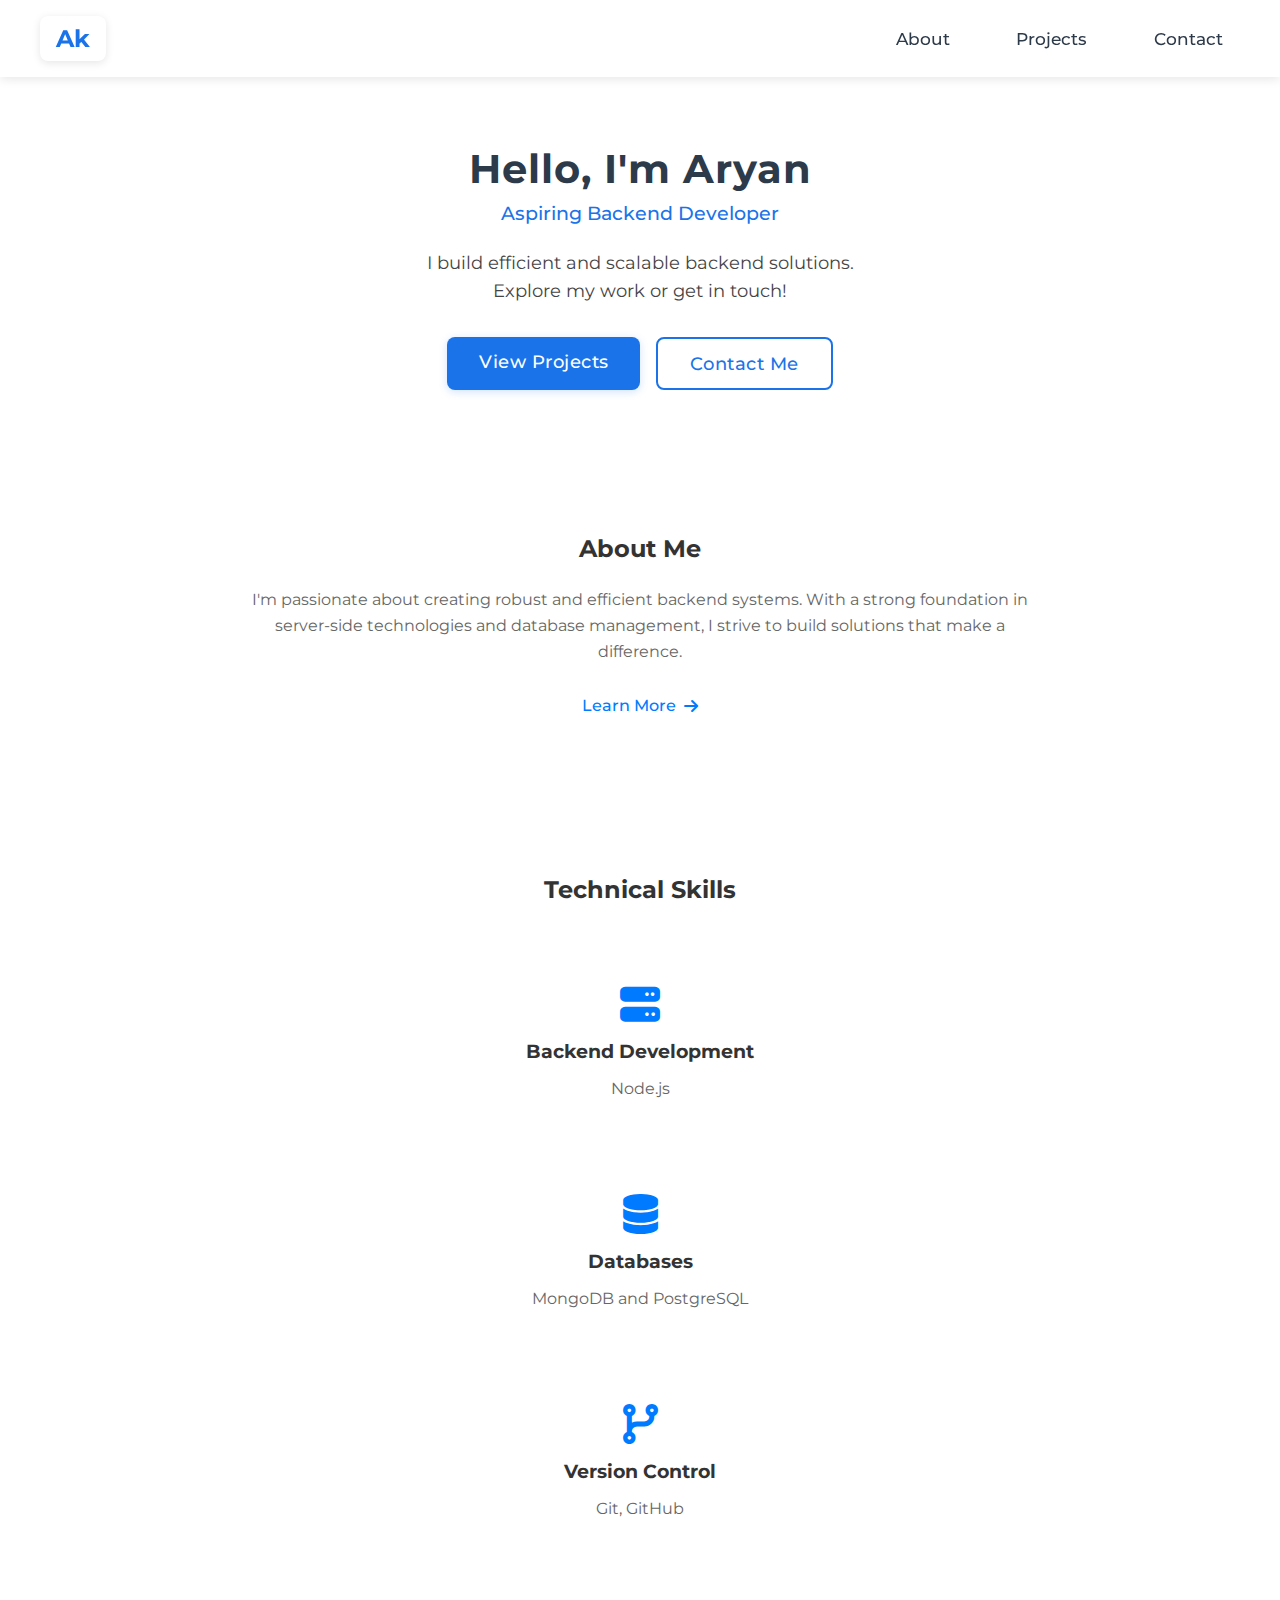
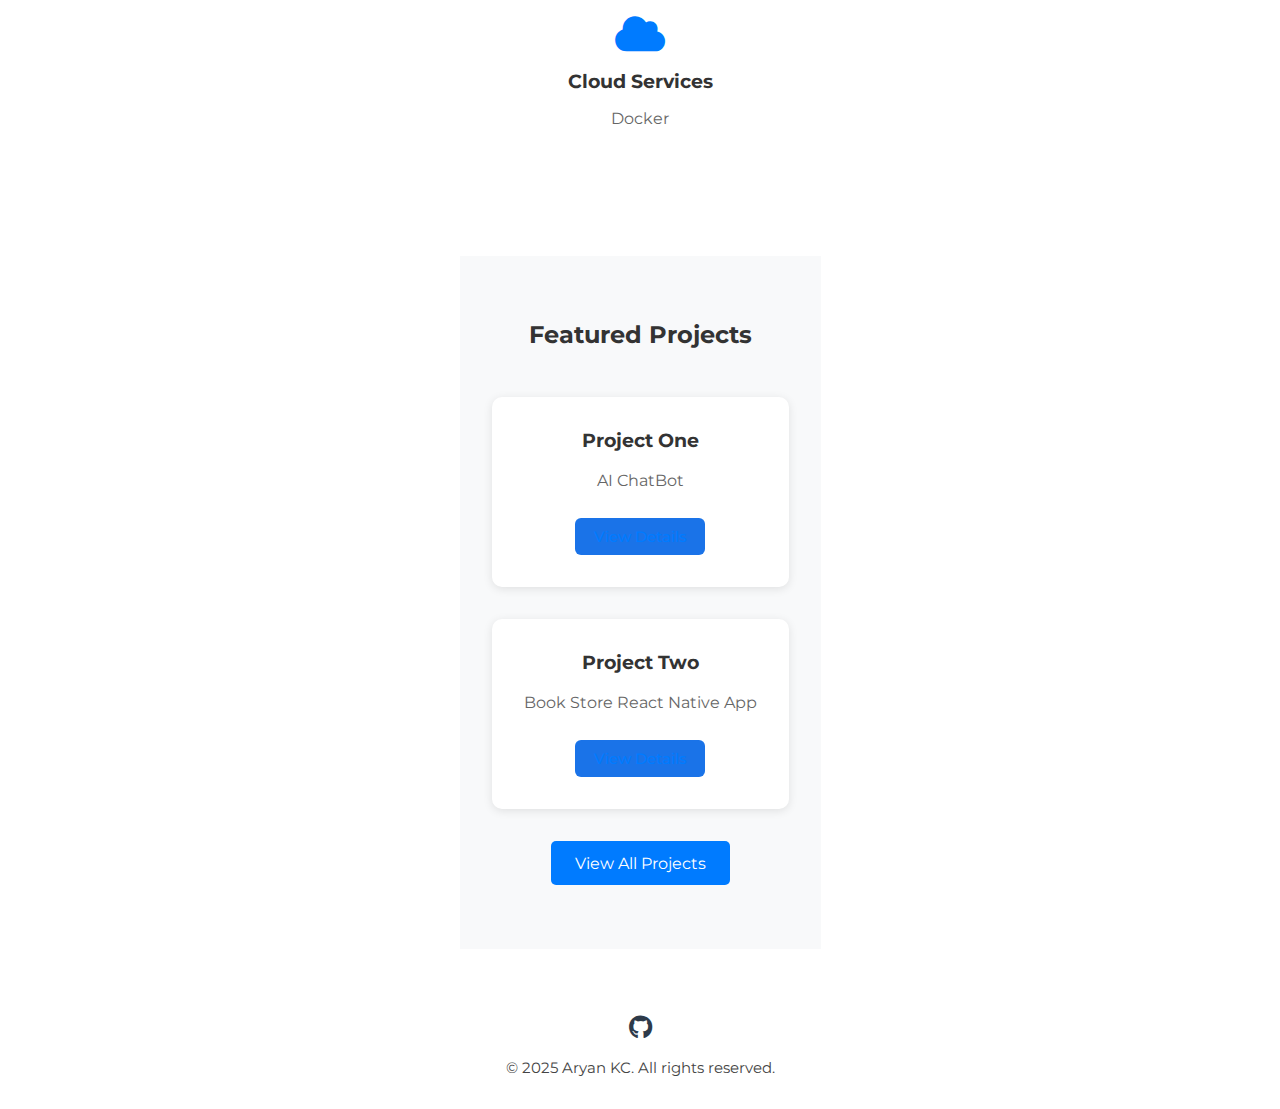
<file: index.html>
<!DOCTYPE html>
<html lang="en">
  <head>
    <meta charset="UTF-8" />
    <meta name="viewport" content="width=device-width, initial-scale=1.0" />
    <meta
      name="description"
      content="Aryan KC - Aspiring Backend Developer Portfolio showcasing projects and skills"
    />
    <title>Aryan Portfolio</title>
    <link
      href="https://fonts.googleapis.com/css2?family=Montserrat:wght@400;500;600;700&display=swap"
      rel="stylesheet"
    />
    <link rel="stylesheet" href="style.css" />
    <link
      rel="stylesheet"
      href="https://cdnjs.cloudflare.com/ajax/libs/font-awesome/6.5.1/css/all.min.css"
    />
  </head>
  <body>
    <header>
      <nav class="navbar">
        <div class="logo">Ak</div>
        <button class="hamburger" aria-label="Toggle navigation menu">
          <span></span>
          <span></span>
          <span></span>
        </button>
        <div class="nav-links">
          <a href="about.html">About</a>
          <a href="projects.html">Projects</a>
          <a href="contact.html">Contact</a>
        </div>
      </nav>
    </header>

    <main>
      <div class="landing-card">
        <h1>Hello, I'm Aryan</h1>
        <div class="role">Aspiring Backend Developer</div>
        <div class="intro">
          I build efficient and scalable backend solutions.<br />
          Explore my work or get in touch!
        </div>
        <div class="cta-container">
          <a class="cta-btn primary" href="projects.html">View Projects</a>
          <a class="cta-btn secondary" href="contact.html">Contact Me</a>
        </div>
      </div>

      <section class="about-preview">
        <h2>About Me</h2>
        <p>
          I'm passionate about creating robust and efficient backend systems.
          With a strong foundation in server-side technologies and database
          management, I strive to build solutions that make a difference.
        </p>
        <a href="about.html" class="learn-more"
          >Learn More <i class="fas fa-arrow-right"></i
        ></a>
      </section>

      <section class="skills">
        <h2>Technical Skills</h2>
        <div class="skills-grid">
          <div class="skill-card">
            <i class="fas fa-server"></i>
            <h3>Backend Development</h3>
            <p>Node.js</p>
          </div>
          <div class="skill-card">
            <i class="fas fa-database"></i>
            <h3>Databases</h3>
            <p>MongoDB and PostgreSQL</p>
          </div>
          <div class="skill-card">
            <i class="fas fa-code-branch"></i>
            <h3>Version Control</h3>
            <p>Git, GitHub</p>
          </div>
          <div class="skill-card">
            <i class="fas fa-cloud"></i>
            <h3>Cloud Services</h3>
            <p>Docker</p>
          </div>
        </div>
      </section>

      <section class="featured-projects">
        <h2>Featured Projects</h2>
        <div class="projects-grid">
          <div class="project-card">
            <h3>Project One</h3>
            <p>AI ChatBot</p>
            <a href="projects.html" class="project-link">View Details</a>
          </div>
          <div class="project-card">
            <h3>Project Two</h3>
            <p>Book Store React Native App</p>
            <a href="projects.html" class="project-link">View Details</a>
          </div>
        </div>
        <a href="projects.html" class="view-all-projects">View All Projects</a>
      </section>
    </main>

    <footer>
      <div class="social-links">
        <a href="#" aria-label="GitHub"><i class="fab fa-github"></i></a>
      </div>
      <p>&copy; 2025 Aryan KC. All rights reserved.</p>
    </footer>

    <script>
      // for responsiveness
      const hamburger = document.querySelector(".hamburger");
      const navLinks = document.querySelector(".nav-links");
      const header = document.querySelector("header");
      let lastScroll = 0;

      hamburger.addEventListener("click", () => {
        hamburger.classList.toggle("active");
        navLinks.classList.toggle("active");
      });

      document.addEventListener("click", (e) => {
        if (!hamburger.contains(e.target) && !navLinks.contains(e.target)) {
          hamburger.classList.remove("active");
          navLinks.classList.remove("active");
        }
      });

      // Hiding the navbar as users scroll down
      window.addEventListener("scroll", () => {
        const currentScroll = window.pageYOffset;

        if (currentScroll <= 0) {
          header.classList.remove("nav-hidden");
          return;
        }

        if (
          currentScroll > lastScroll &&
          !header.classList.contains("nav-hidden")
        ) {
          // Scrolling down
          header.classList.add("nav-hidden");
        } else if (
          currentScroll < lastScroll &&
          header.classList.contains("nav-hidden")
        ) {
          // Scrolling up
          header.classList.remove("nav-hidden");
        }

        lastScroll = currentScroll;
      });
    </script>
  </body>
</html>
</file>
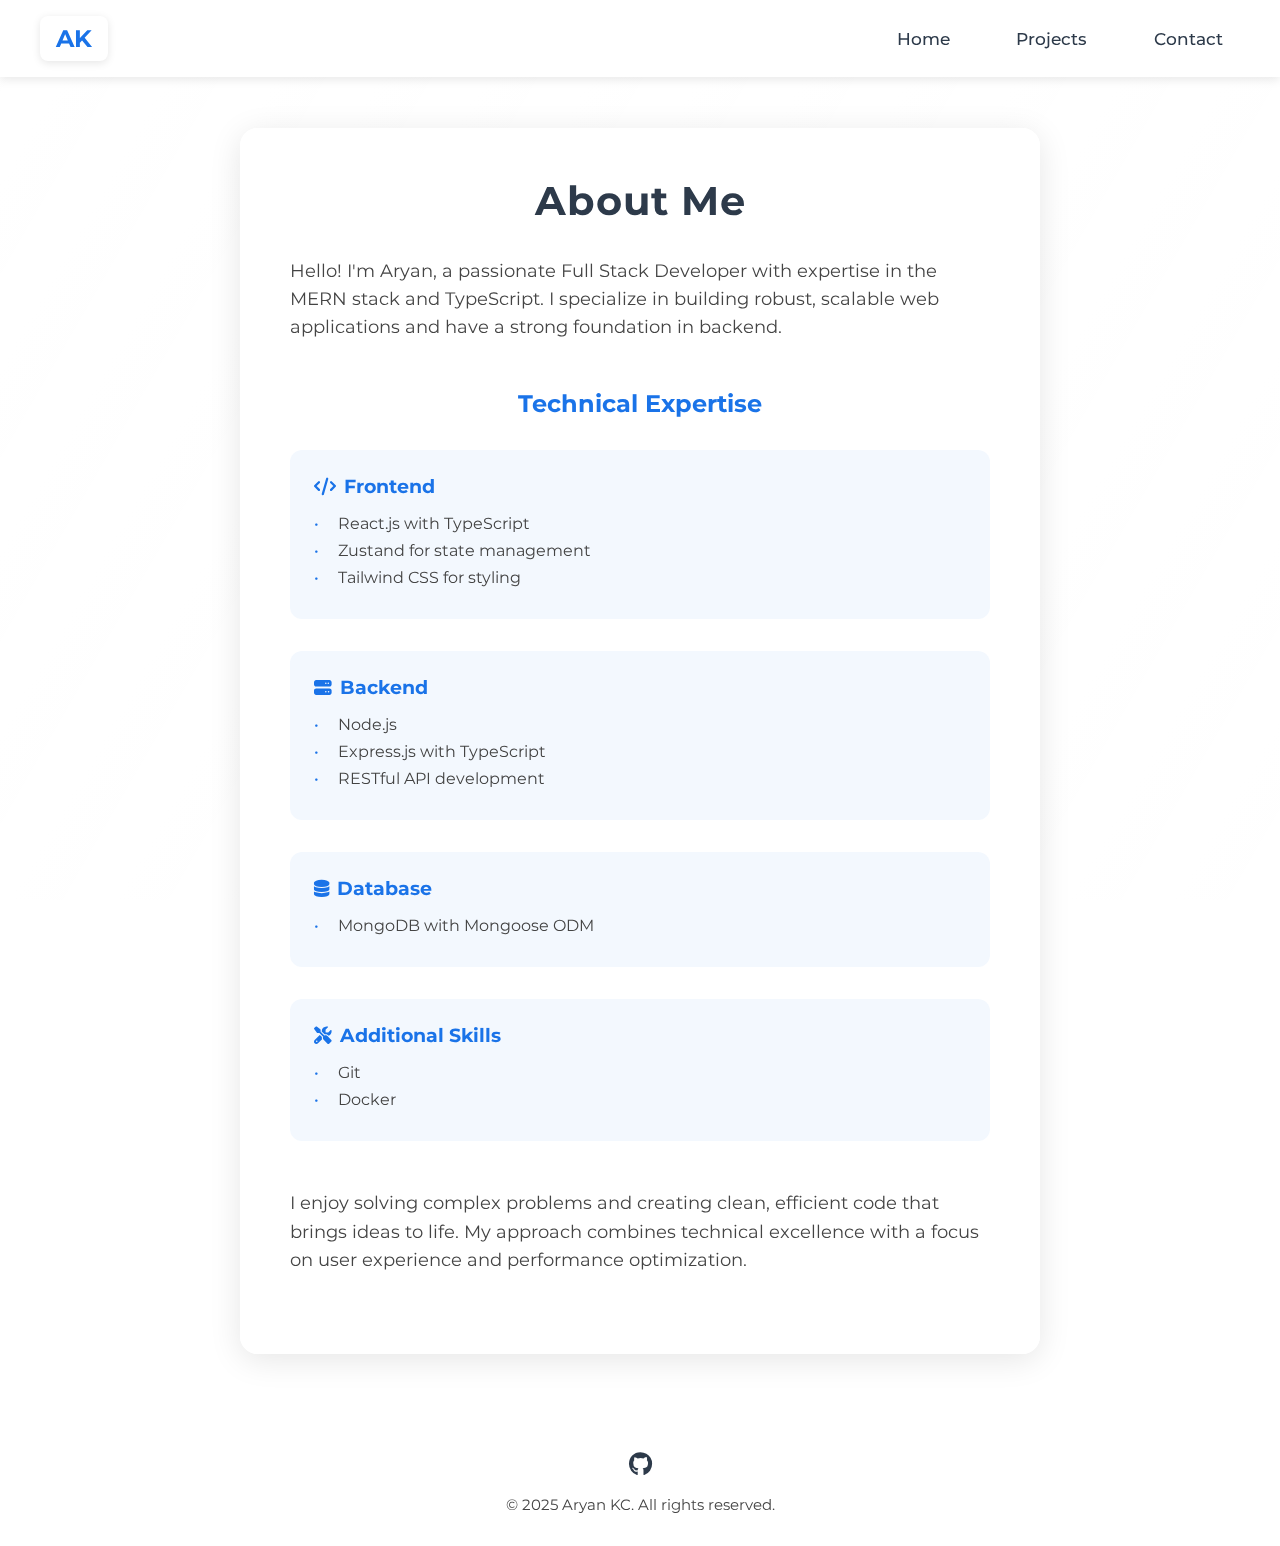
<file: about.html>
<!DOCTYPE html>
<html lang="en">
  <head>
    <meta charset="UTF-8" />
    <meta name="viewport" content="width=device-width, initial-scale=1.0" />
    <meta
      name="description"
      content="About Aryan KC - Full Stack Developer specializing in MERN stack and TypeScript"
    />
    <title>About Me - Aryan Portfolio</title>
    <link
      href="https://fonts.googleapis.com/css2?family=Montserrat:wght@400;500;600;700&display=swap"
      rel="stylesheet"
    />
    <link rel="stylesheet" href="style.css" />
    <link
      rel="stylesheet"
      href="https://cdnjs.cloudflare.com/ajax/libs/font-awesome/6.5.1/css/all.min.css"
    />
  </head>
  <body>
    <div class="overlay"></div>
    <header>
      <nav class="navbar">
        <div class="logo">AK</div>
        <button class="hamburger" aria-label="Toggle navigation menu">
          <span></span>
          <span></span>
          <span></span>
        </button>
        <div class="nav-links">
          <a href="index.html">Home</a>
          <a href="projects.html">Projects</a>
          <a href="contact.html">Contact</a>
        </div>
      </nav>
    </header>

    <main>
      <div class="content-card">
        <h1>About Me</h1>
        <div class="about-content">
          <p class="intro-text">
            Hello! I'm Aryan, a passionate Full Stack Developer with expertise
            in the MERN stack and TypeScript. I specialize in building robust,
            scalable web applications and have a strong foundation in backend.
          </p>

          <div class="skills-section">
            <h2>Technical Expertise</h2>
            <div class="skills-grid">
              <div class="skill-category">
                <h3><i class="fas fa-code"></i> Frontend</h3>
                <ul>
                  <li>React.js with TypeScript</li>
                  <li>Zustand for state management</li>
                  <li>Tailwind CSS for styling</li>
                </ul>
              </div>

              <div class="skill-category">
                <h3><i class="fas fa-server"></i> Backend</h3>
                <ul>
                  <li>Node.js</li>
                  <li>Express.js with TypeScript</li>
                  <li>RESTful API development</li>
                </ul>
              </div>

              <div class="skill-category">
                <h3><i class="fas fa-database"></i> Database</h3>
                <ul>
                  <li>MongoDB with Mongoose ODM</li>
                </ul>
              </div>

              <div class="skill-category">
                <h3><i class="fas fa-tools"></i> Additional Skills</h3>
                <ul>
                  <li>Git</li>
                  <li>Docker</li>
                </ul>
              </div>
            </div>
          </div>

          <p class="outro-text">
            I enjoy solving complex problems and creating clean, efficient code
            that brings ideas to life. My approach combines technical excellence
            with a focus on user experience and performance optimization.
          </p>
        </div>
      </div>
    </main>

    <footer>
      <div class="social-links">
        <a href="#" aria-label="GitHub"><i class="fab fa-github"></i></a>
      </div>
      <p>&copy; 2025 Aryan KC. All rights reserved.</p>
    </footer>

    <script>
      // Mobile navigation toggle
      const hamburger = document.querySelector(".hamburger");
      const navLinks = document.querySelector(".nav-links");
      const header = document.querySelector("header");
      let lastScroll = 0;

      hamburger.addEventListener("click", () => {
        hamburger.classList.toggle("active");
        navLinks.classList.toggle("active");
      });

      // Close mobile menu when clicking outside
      document.addEventListener("click", (e) => {
        if (!hamburger.contains(e.target) && !navLinks.contains(e.target)) {
          hamburger.classList.remove("active");
          navLinks.classList.remove("active");
        }
      });

      // Hide/Show navbar on scroll
      window.addEventListener("scroll", () => {
        const currentScroll = window.pageYOffset;

        if (currentScroll <= 0) {
          header.classList.remove("nav-hidden");
          return;
        }

        if (
          currentScroll > lastScroll &&
          !header.classList.contains("nav-hidden")
        ) {
          // Scrolling down
          header.classList.add("nav-hidden");
        } else if (
          currentScroll < lastScroll &&
          header.classList.contains("nav-hidden")
        ) {
          // Scrolling up
          header.classList.remove("nav-hidden");
        }

        lastScroll = currentScroll;
      });
    </script>
  </body>
</html>
</file>
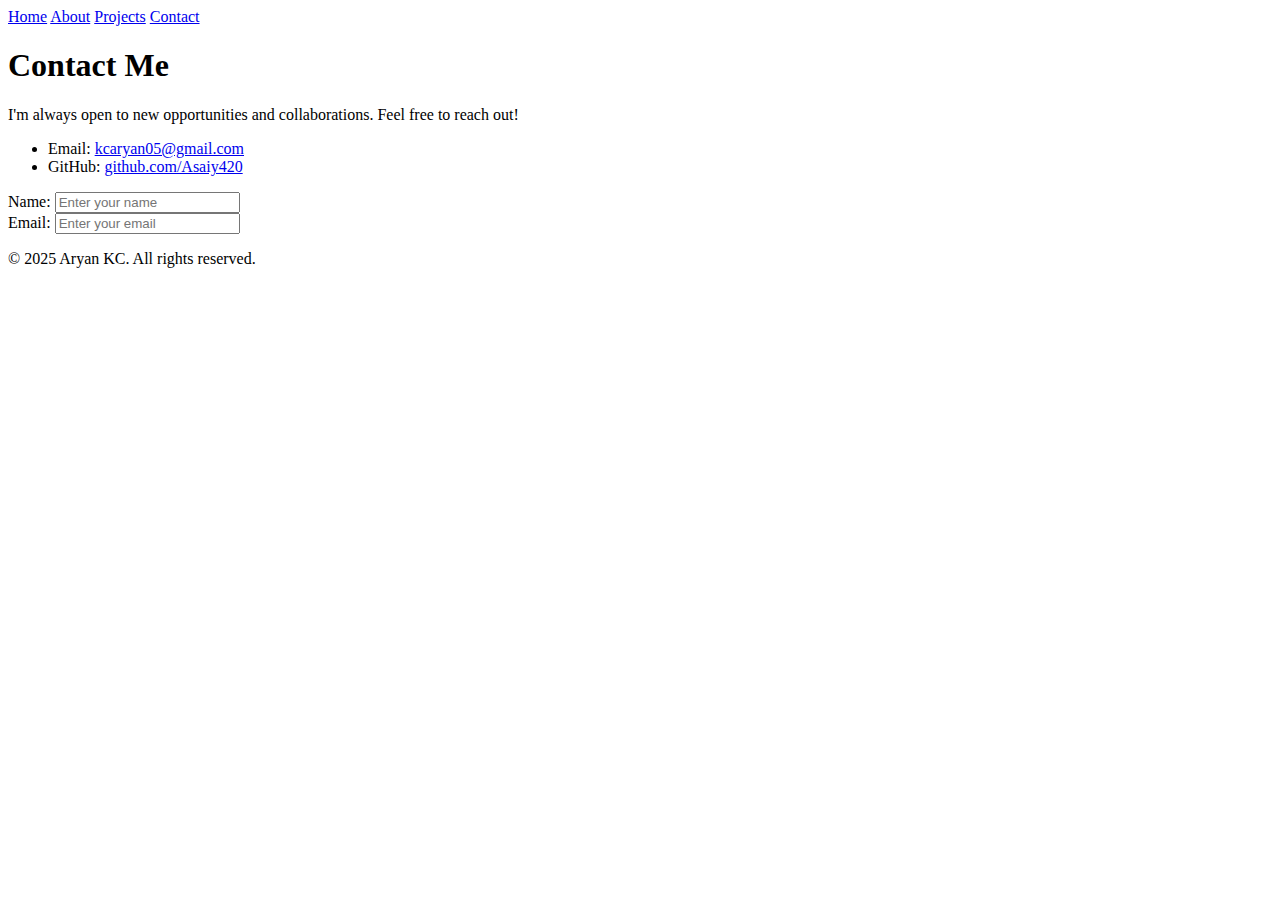
<file: contact.html>
<!DOCTYPE html>
<html lang="en">
  <head>
    <meta charset="UTF-8" />
    <meta name="viewport" content="width=device-width, initial-scale=1.0" />
    <title>Contact - Aryan Portfolio</title>
  </head>
  <body>
    <header>
      <nav>
        <div>
          <a href="index.html">Home</a>
          <a href="about.html">About</a>
          <a href="projects.html">Projects</a>
          <a href="contact.html">Contact</a>
        </div>
      </nav>
    </header>

    <main>
      <section id="contact">
        <h1>Contact Me</h1>
        <div>
          <p>
            I'm always open to new opportunities and collaborations. Feel free
            to reach out!
          </p>

          <ul>
            <li>
              Email:
              <a href="mailto:kcaryan05@gmail.com">kcaryan05@gmail.com</a>
            </li>
            <li>
              GitHub:
              <a href="https://github.com/Asaiy420">github.com/Asaiy420</a>
            </li>
          </ul>

          <form action="#" method="POST">
            <div>
              <label for="name">Name:</label>
              <input
                type="text"
                id="name"
                name="name"
                placeholder="Enter your name"
                required
              />
            </div>

            <div>
              <label for="email">Email:</label>
              <input
                type="email"
                id="email"
                name="email"
                placeholder="Enter your email"
                required
              />
            </div>
          </form>
        </div>
      </section>
    </main>

    <footer>
      <p>&copy; 2025 Aryan KC. All rights reserved.</p>
    </footer>
  </body>
</html>
</file>
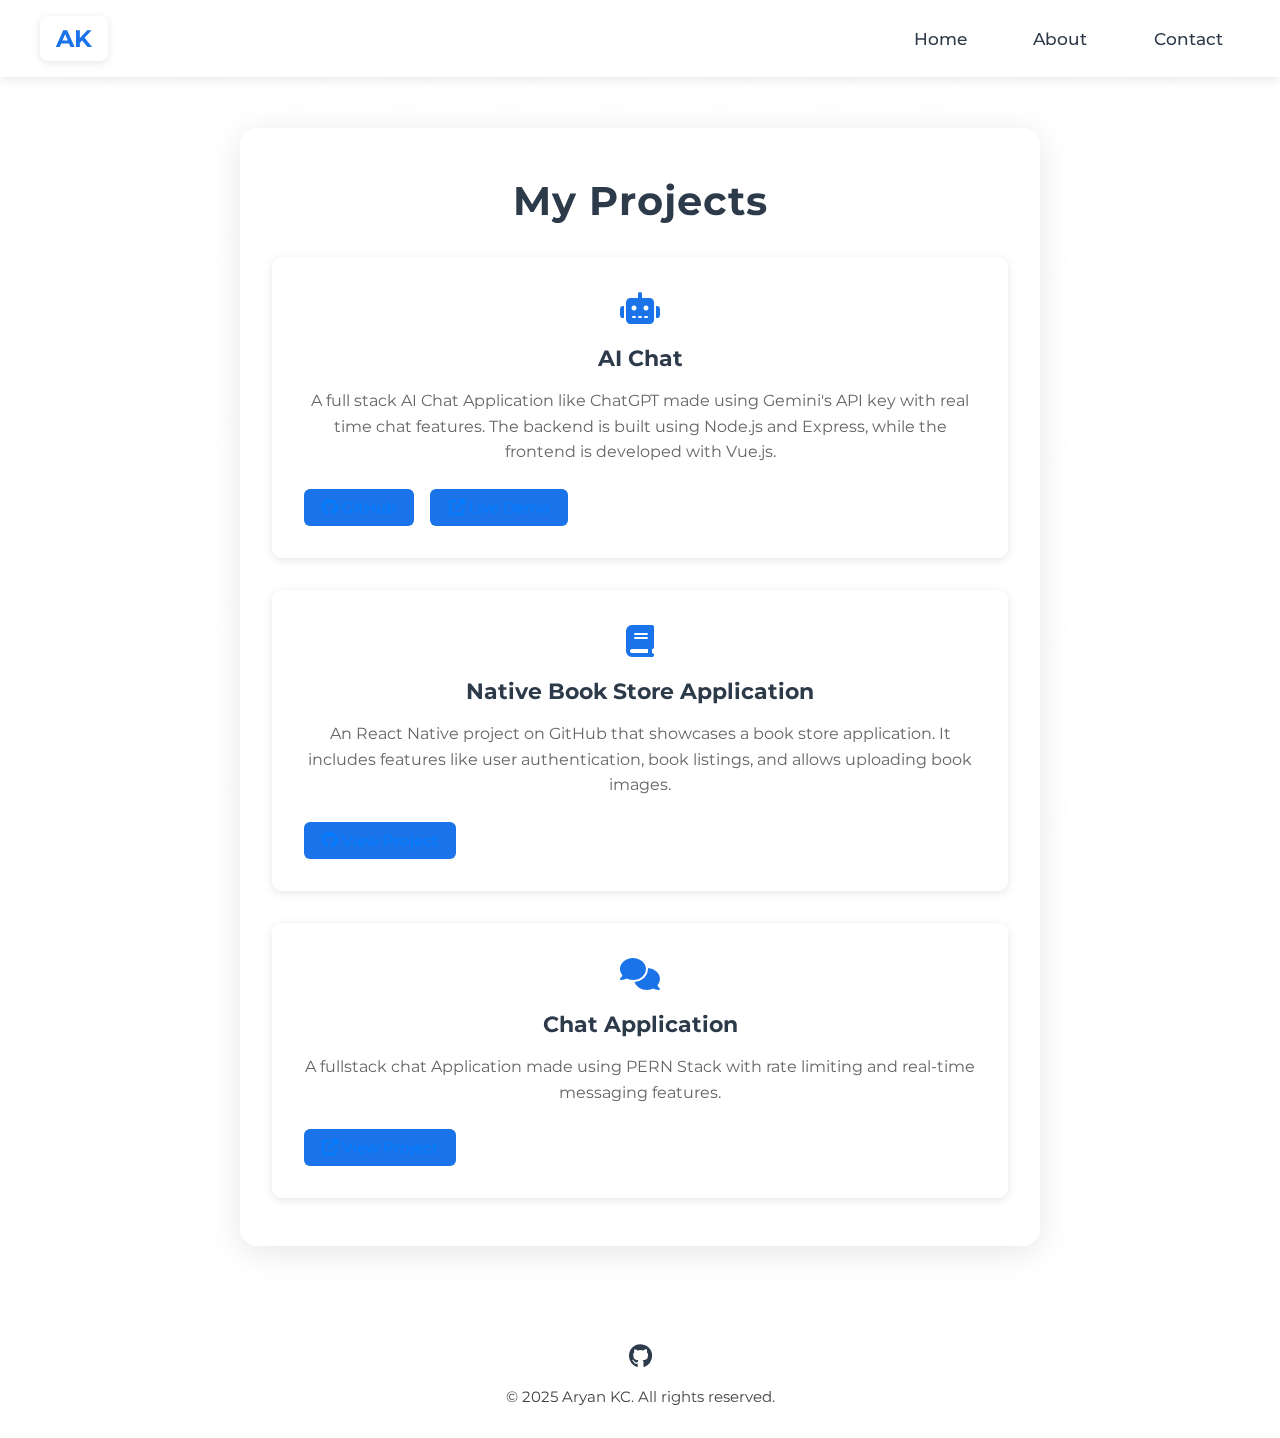
<file: projects.html>
<!DOCTYPE html>
<html lang="en">
  <head>
    <meta charset="UTF-8" />
    <meta name="viewport" content="width=device-width, initial-scale=1.0" />
    <meta
      name="description"
      content="Aryan KC's portfolio projects showcasing full-stack development work"
    />
    <title>Projects - Aryan Portfolio</title>
    <link
      href="https://fonts.googleapis.com/css2?family=Montserrat:wght@400;500;600;700&display=swap"
      rel="stylesheet"
    />
    <link rel="stylesheet" href="style.css" />
    <link
      rel="stylesheet"
      href="https://cdnjs.cloudflare.com/ajax/libs/font-awesome/6.5.1/css/all.min.css"
    />
  </head>
  <body>
    <div class="overlay"></div>
    <header>
      <nav class="navbar">
        <div class="logo">AK</div>
        <button class="hamburger" aria-label="Toggle navigation menu">
          <span></span>
          <span></span>
          <span></span>
        </button>
        <div class="nav-links">
          <a href="index.html">Home</a>
          <a href="about.html">About</a>
          <a href="contact.html">Contact</a>
        </div>
      </nav>
    </header>

    <main>
      <div class="content-card">
        <h1>My Projects</h1>
        <div class="projects-grid">
          <article class="project-card">
            <div class="project-icon">
              <i class="fas fa-robot"></i>
            </div>
            <h2>AI Chat</h2>
            <p>
              A full stack AI Chat Application like ChatGPT made using Gemini's
              API key with real time chat features. The backend is built using
              Node.js and Express, while the frontend is developed with Vue.js.
            </p>
            <div class="project-links">
              <a
                href="https://github.com/Asaiy420/ai-chat-backend"
                class="project-link"
              >
                <i class="fab fa-github"></i> GitHub
              </a>
              <a href="https://ai-chat-85xc.vercel.app/" class="project-link">
                <i class="fas fa-external-link-alt"></i> Live Demo
              </a>
            </div>
          </article>

          <article class="project-card">
            <div class="project-icon">
              <i class="fas fa-book"></i>
            </div>
            <h2>Native Book Store Application</h2>
            <p>
              An React Native project on GitHub that showcases a book store
              application. It includes features like user authentication, book
              listings, and allows uploading book images.
            </p>
            <div class="project-links">
              <a
                href="https://github.com/Asaiy420/Book-store-app"
                class="project-link"
              >
                <i class="fab fa-github"></i> View Project
              </a>
            </div>
          </article>

          <article class="project-card">
            <div class="project-icon">
              <i class="fas fa-comments"></i>
            </div>
            <h2>Chat Application</h2>
            <p>
              A fullstack chat Application made using PERN Stack with rate
              limiting and real-time messaging features.
            </p>
            <div class="project-links">
              <a href="https://example.com/tasks" class="project-link">
                <i class="fas fa-external-link-alt"></i> View Project
              </a>
            </div>
          </article>
        </div>
      </div>
    </main>

    <footer>
      <div class="social-links">
        <a href="#" aria-label="GitHub"><i class="fab fa-github"></i></a>
      </div>
      <p>&copy; 2025 Aryan KC. All rights reserved.</p>
    </footer>

    <script>
      // for responsiveness
      const hamburger = document.querySelector(".hamburger");
      const navLinks = document.querySelector(".nav-links");
      const header = document.querySelector("header");
      let lastScroll = 0;

      hamburger.addEventListener("click", () => {
        hamburger.classList.toggle("active");
        navLinks.classList.toggle("active");
      });

      document.addEventListener("click", (e) => {
        if (!hamburger.contains(e.target) && !navLinks.contains(e.target)) {
          hamburger.classList.remove("active");
          navLinks.classList.remove("active");
        }
      });

      // Hiding the navbar as users scroll down
      window.addEventListener("scroll", () => {
        const currentScroll = window.pageYOffset;

        if (currentScroll <= 0) {
          header.classList.remove("nav-hidden");
          return;
        }

        if (
          currentScroll > lastScroll &&
          !header.classList.contains("nav-hidden")
        ) {
          // Scrolling down
          header.classList.add("nav-hidden");
        } else if (
          currentScroll < lastScroll &&
          header.classList.contains("nav-hidden")
        ) {
          // Scrolling up
          header.classList.remove("nav-hidden");
        }

        lastScroll = currentScroll;
      });
    </script>
  </body>
</html>
</file>
<file: style.css>
:root {
  --primary-color: #1a73e8;
  --primary-dark: #155ab6;
  --text-color: #2d3a4a;
  --text-light: #444;
  --white: #fff;
  --transition: all 0.3s ease;
  --gradient-start: #2e3192;
  --gradient-middle: #1bffff;
  --gradient-end: #d4fc79;
}

* {
  margin: 0;
  padding: 0;
  box-sizing: border-box;
}

body {
  margin: 0;
  padding: 0;
  min-height: 100vh;
  font-family: "Montserrat", "Segoe UI", Arial, sans-serif;
  background: #fff;
  position: relative;
  color: var(--text-color);
}

.overlay {
  position: fixed;
  top: 0;
  left: 0;
  right: 0;
  bottom: 0;
  background: linear-gradient(
    120deg,
    rgba(255, 255, 255, 0.97) 0%,
    rgba(255, 255, 255, 0.9) 100%
  );
  z-index: 0;
}

/* Header and Navigation */
header {
  position: fixed;
  top: 0;
  left: 0;
  right: 0;
  z-index: 1000;
  padding: 1rem 2rem;
  background: rgba(255, 255, 255, 0.95);
  backdrop-filter: blur(10px);
  box-shadow: 0 2px 10px rgba(0, 0, 0, 0.1);
  transition: transform 0.3s ease;
}

header.nav-hidden {
  transform: translateY(-100%);
}

.navbar {
  display: flex;
  justify-content: space-between;
  align-items: center;
  max-width: 1200px;
  margin: 0 auto;
}

.logo {
  font-size: 1.5rem;
  font-weight: 700;
  color: var(--primary-color);
  background: var(--white);
  padding: 0.5rem 1rem;
  border-radius: 8px;
  box-shadow: 0 2px 8px rgba(0, 0, 0, 0.1);
}

.hamburger {
  display: none;
  flex-direction: column;
  gap: 6px;
  background: none;
  border: none;
  cursor: pointer;
  padding: 0.5rem;
  z-index: 1001;
}

.hamburger span {
  display: block;
  width: 25px;
  height: 2px;
  background: var(--text-color);
  transition: var(--transition);
}

.nav-links {
  display: flex;
  gap: 2rem;
  align-items: center;
}

.nav-links a {
  color: var(--text-color);
  text-decoration: none;
  font-weight: 500;
  font-size: 1.08rem;
  padding: 0.5em 1em;
  border-radius: 6px;
  transition: var(--transition);
}

.nav-links a:hover {
  background: #e3eaff;
  color: var(--primary-color);
}

/* Main Content */
main {
  min-height: 100vh;
  display: flex;
  flex-direction: column;
  align-items: center;
  justify-content: flex-start;
  padding: 6rem 2rem 2rem;
  gap: 2rem;
}

.landing-card {
  position: relative;
  z-index: 1;
  max-width: 600px;
  width: 100%;
  background: none;
  border-radius: 0;
  box-shadow: none;
  padding: 3rem 2rem;
  text-align: center;
  animation: fadeInUp 1.1s cubic-bezier(0.23, 1.01, 0.32, 1) both;
  transition: var(--transition);
}

.landing-card:hover {
  box-shadow: 0 12px 40px rgba(26, 115, 232, 0.13);
  transform: translateY(-4px);
}

h1 {
  margin: 0 0 0.5rem 0;
  font-size: 2.5rem;
  color: var(--text-color);
  font-weight: 700;
  letter-spacing: 1px;
}

.role {
  color: var(--primary-color);
  font-size: 1.2rem;
  margin-bottom: 1.5rem;
  font-weight: 500;
}

.intro {
  color: var(--text-light);
  font-size: 1.1rem;
  margin-bottom: 2rem;
  line-height: 1.6;
}

.cta-container {
  display: flex;
  gap: 1rem;
  justify-content: center;
  flex-wrap: wrap;
}

.cta-btn {
  display: inline-block;
  padding: 0.8em 1.8em;
  border-radius: 8px;
  font-size: 1.1rem;
  font-weight: 500;
  text-decoration: none;
  transition: var(--transition);
  letter-spacing: 0.5px;
}

.cta-btn.primary {
  background: var(--primary-color);
  color: var(--white);
  box-shadow: 0 2px 8px rgba(26, 115, 232, 0.2);
}

.cta-btn.secondary {
  background: transparent;
  color: var(--primary-color);
  border: 2px solid var(--primary-color);
}

.cta-btn:hover {
  transform: translateY(-2px);
}

.cta-btn.primary:hover {
  background: var(--primary-dark);
  box-shadow: 0 4px 12px rgba(26, 115, 232, 0.3);
}

.cta-btn.secondary:hover {
  background: rgba(26, 115, 232, 0.1);
}

/* Footer */
footer {
  text-align: center;
  padding: 2rem;
  color: var(--text-light);
  font-size: 0.95rem;
  z-index: 1;
  position: relative;
}

.social-links {
  display: flex;
  justify-content: center;
  gap: 1.5rem;
  margin-bottom: 1rem;
}

.social-links a {
  color: var(--text-color);
  font-size: 1.5rem;
  transition: var(--transition);
}

.social-links a:hover {
  color: var(--primary-color);
  transform: translateY(-2px);
}

/* Animations */
@keyframes fadeInUp {
  from {
    opacity: 0;
    transform: translateY(40px);
  }
  to {
    opacity: 1;
    transform: translateY(0);
  }
}

/* For Responsive Landing Page */
@media (max-width: 768px) {
  header {
    padding: 1rem;
  }

  .hamburger {
    display: flex;
  }

  .nav-links {
    position: fixed;
    top: 0;
    right: -100%;
    width: 70%;
    max-width: 300px;
    height: 100vh;
    background: var(--white);
    flex-direction: column;
    padding: 6rem 2rem 2rem;
    transition: var(--transition);
    box-shadow: -5px 0 15px rgba(0, 0, 0, 0.1);
  }

  .nav-links.active {
    right: 0;
  }

  .hamburger.active span:nth-child(1) {
    transform: translateY(8px) rotate(45deg);
  }

  .hamburger.active span:nth-child(2) {
    opacity: 0;
  }

  .hamburger.active span:nth-child(3) {
    transform: translateY(-8px) rotate(-45deg);
  }

  .landing-card {
    padding: 2rem 1.5rem;
  }

  h1 {
    font-size: 2rem;
  }

  .role {
    font-size: 1.1rem;
  }

  .intro {
    font-size: 1rem;
  }
}

@media (max-width: 480px) {
  .landing-card {
    padding: 1.5rem 1rem;
  }

  h1 {
    font-size: 1.8rem;
  }

  .cta-container {
    flex-direction: column;
  }

  .cta-btn {
    width: 100%;
  }
}

/* For Content Card  */
.content-card {
  position: relative;
  z-index: 1;
  max-width: 800px;
  width: 100%;
  background: rgba(255, 255, 255, 0.97);
  border-radius: 18px;
  box-shadow: 0 6px 32px rgba(0, 0, 0, 0.1);
  padding: 3rem 2rem;
  margin: 2rem auto;
  animation: fadeInUp 1.1s cubic-bezier(0.23, 1.01, 0.32, 1) both;
}

.content-card h1 {
  text-align: center;
  margin-bottom: 2rem;
  color: var(--text-color);
}

.about-content {
  max-width: 700px;
  margin: 0 auto;
}

.intro-text,
.outro-text {
  font-size: 1.1rem;
  line-height: 1.6;
  color: var(--text-light);
  margin-bottom: 2rem;
}

.skills-section {
  margin: 3rem 0;
}

.skills-section h2 {
  text-align: center;
  color: var(--primary-color);
  margin-bottom: 2rem;
  font-size: 1.5rem;
}

.skills-grid,
.projects-grid {
  display: flex;
  flex-direction: column;
  gap: 2rem;
  max-width: 800px;
  margin: 0 auto;
}

.skill-category {
  background: rgba(26, 115, 232, 0.05);
  padding: 1.5rem;
  border-radius: 12px;
  transition: var(--transition);
}

.skill-category:hover {
  transform: translateY(-5px);
  box-shadow: 0 4px 15px rgba(26, 115, 232, 0.1);
}

.skill-category h3 {
  color: var(--primary-color);
  margin-bottom: 1rem;
  font-size: 1.2rem;
  display: flex;
  align-items: center;
  gap: 0.5rem;
}

.skill-category h3 i {
  font-size: 1.1rem;
}

.skill-category ul {
  list-style: none;
  padding: 0;
}

.skill-category ul li {
  margin: 0.5rem 0;
  color: var(--text-light);
  padding-left: 1.5rem;
  position: relative;
}

.skill-category ul li::before {
  content: "•";
  color: var(--primary-color);
  position: absolute;
  left: 0;
}

/* Responsive adjustments for content pages */
@media (max-width: 768px) {
  .content-card {
    margin: 1rem;
    padding: 2rem 1.5rem;
  }

  .intro-text,
  .outro-text {
    font-size: 1rem;
  }
}

@media (max-width: 480px) {
  .content-card {
    padding: 1.5rem 1rem;
  }

  .skill-category {
    padding: 1rem;
  }
}

/* Projects Page Styles */
.project-card {
  padding: 2rem;
  background-color: #fff;
  border-radius: 0;
  box-shadow: none;
  transition: transform 0.3s ease;
}

.project-card:hover {
  transform: translateY(-5px);
  box-shadow: 0 8px 20px rgba(26, 115, 232, 0.1);
  border-color: rgba(26, 115, 232, 0.2);
}

.project-icon {
  font-size: 2rem;
  color: var(--primary-color);
  margin-bottom: 1rem;
  text-align: center;
}

.project-card h2 {
  color: var(--text-color);
  font-size: 1.4rem;
  margin-bottom: 1rem;
}

.project-card p {
  color: var(--text-light);
  line-height: 1.6;
  margin-bottom: 1.5rem;
}

.project-links {
  display: flex;
  gap: 1rem;
  flex-wrap: wrap;
}

.project-link {
  display: inline-flex;
  align-items: center;
  gap: 0.5rem;
  padding: 0.6em 1.2em;
  background: var(--primary-color);
  color: var(--white);
  text-decoration: none;
  border-radius: 6px;
  font-size: 0.95rem;
  transition: var(--transition);
}

.project-link:hover {
  background: var(--primary-dark);
  transform: translateY(-2px);
}

.project-link i {
  font-size: 1rem;
}

@media (max-width: 768px) {
  .project-card {
    padding: 1.5rem;
  }
}

/* About Preview Section */
.about-preview {
  padding: 4rem 2rem;
  text-align: center;
  background-color: #fff;
}

.about-preview h2 {
  margin-bottom: 1.5rem;
  color: #333;
}

.about-preview p {
  max-width: 800px;
  margin: 0 auto 2rem;
  line-height: 1.6;
  color: #666;
}

.learn-more {
  display: inline-flex;
  align-items: center;
  gap: 0.5rem;
  color: #007bff;
  text-decoration: none;
  font-weight: 500;
  transition: color 0.3s ease;
}

.learn-more:hover {
  color: #0056b3;
}

/* Skills Section */
.skills {
  padding: 4rem 2rem;
  background-color: #fff;
}

.skills h2 {
  text-align: center;
  margin-bottom: 3rem;
  color: #333;
}

.skill-card {
  padding: 2rem;
  text-align: center;
  background-color: #fff;
  border-radius: 0;
  box-shadow: none;
  transition: transform 0.3s ease, box-shadow 0.3s ease;
}

.skill-card:hover {
  transform: translateY(-5px);
  box-shadow: 0 5px 15px rgba(0, 0, 0, 0.1);
}

.skill-card i {
  font-size: 2.5rem;
  color: #007bff;
  margin-bottom: 1rem;
}

.skill-card h3 {
  margin-bottom: 1rem;
  color: #333;
}

.skill-card p {
  color: #666;
}

/* Featured Projects Section */
.featured-projects {
  padding: 4rem 2rem;
  background-color: #f8f9fa;
}

.featured-projects h2 {
  text-align: center;
  margin-bottom: 3rem;
  color: #333;
}

.project-card {
  padding: 2rem;
  background-color: #fff;
  border-radius: 10px;
  text-align: center;
  box-shadow: 0 2px 10px rgba(0, 0, 0, 0.1);
  transition: transform 0.3s ease;
}

.project-card:hover {
  transform: translateY(-5px);
}

.project-card h3 {
  margin-bottom: 1rem;
  color: #333;
}

.project-card p {
  margin-bottom: 1.5rem;
  color: #666;
}

.project-link {
  display: inline-block;
  color: #007bff;
  text-decoration: none;
  font-weight: 500;
  transition: color 0.3s ease;
}

.project-link:hover {
  color: #e5eaf0;
}

.view-all-projects {
  display: block;
  width: fit-content;
  margin: 2rem auto 0;
  padding: 0.8rem 1.5rem;
  background-color: #007bff;
  color: #fff;
  text-decoration: none;
  border-radius: 5px;
  transition: background-color 0.3s ease;
}

.view-all-projects:hover {
  background-color: #0056b3;
}

/* Responsive Design */
@media (max-width: 768px) {
  .about-preview,
  .skills,
  .featured-projects {
    padding: 3rem 1rem;
  }
}
</file>
